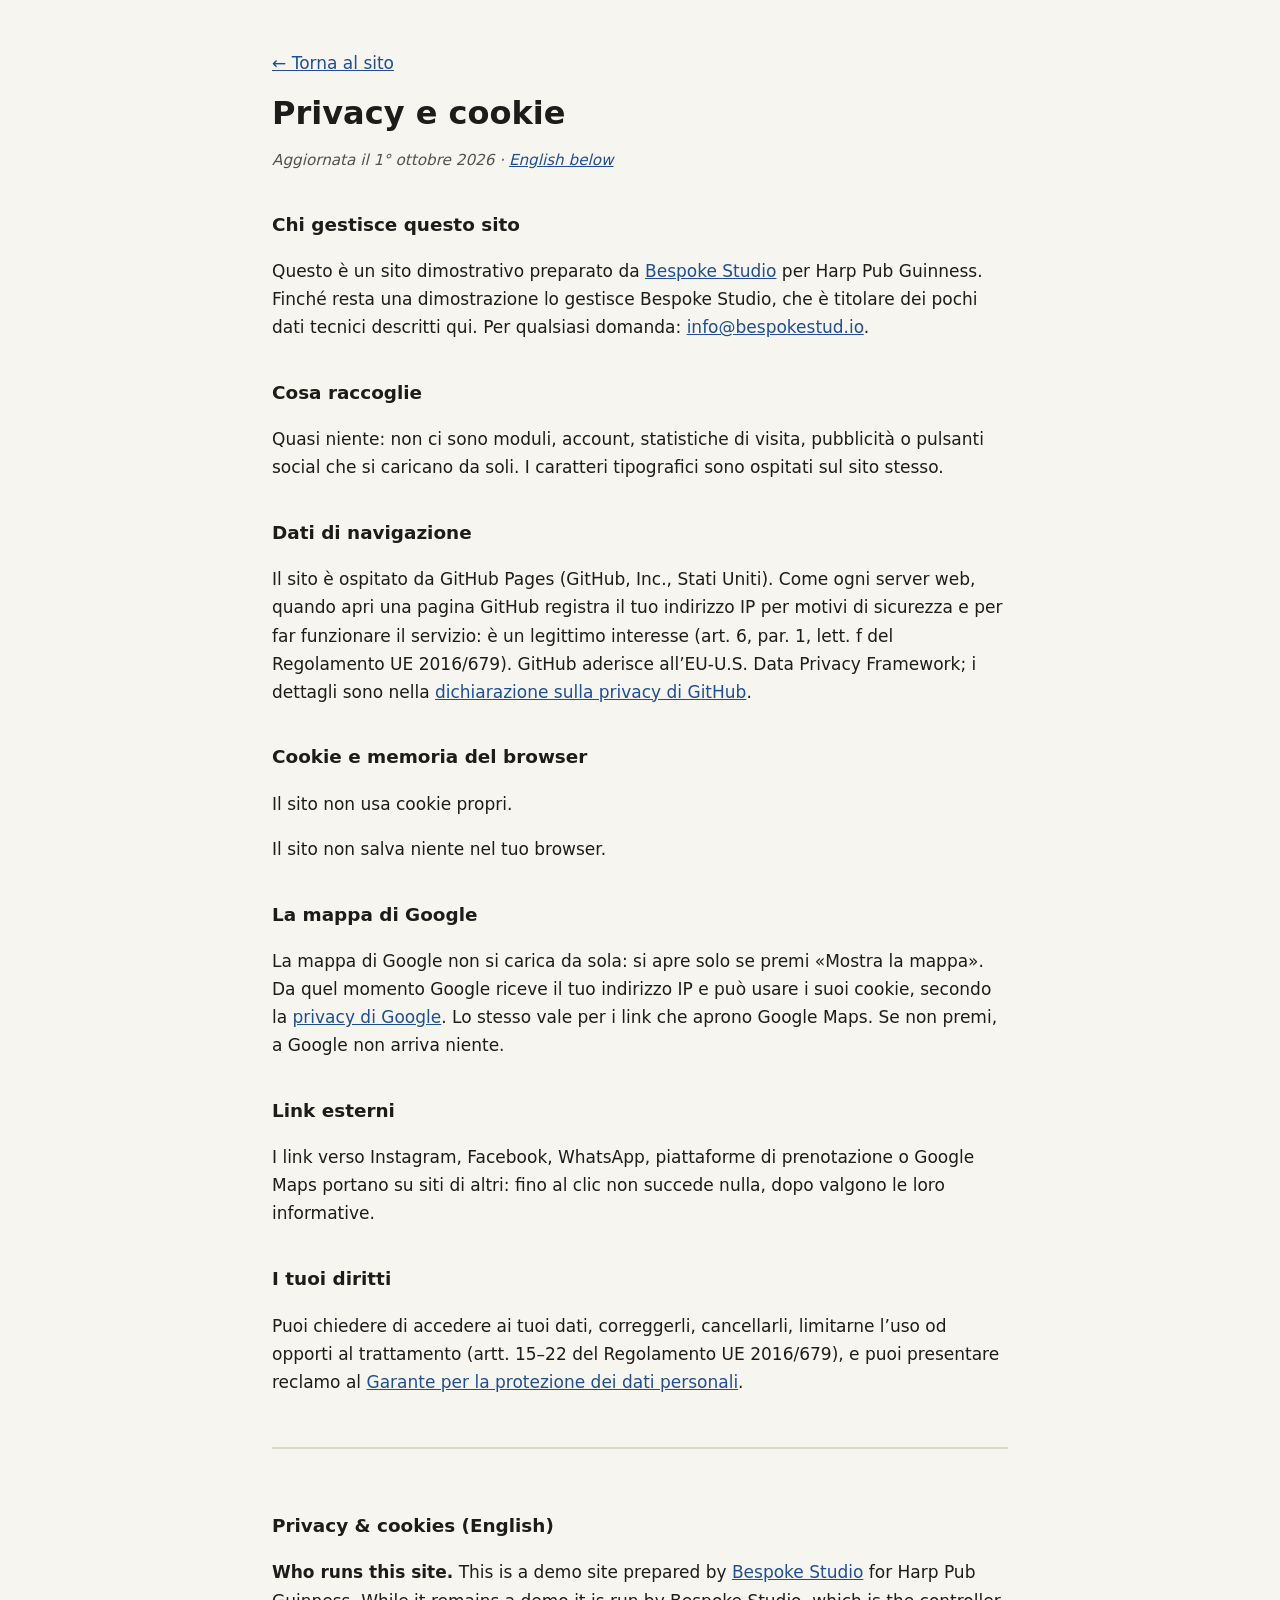
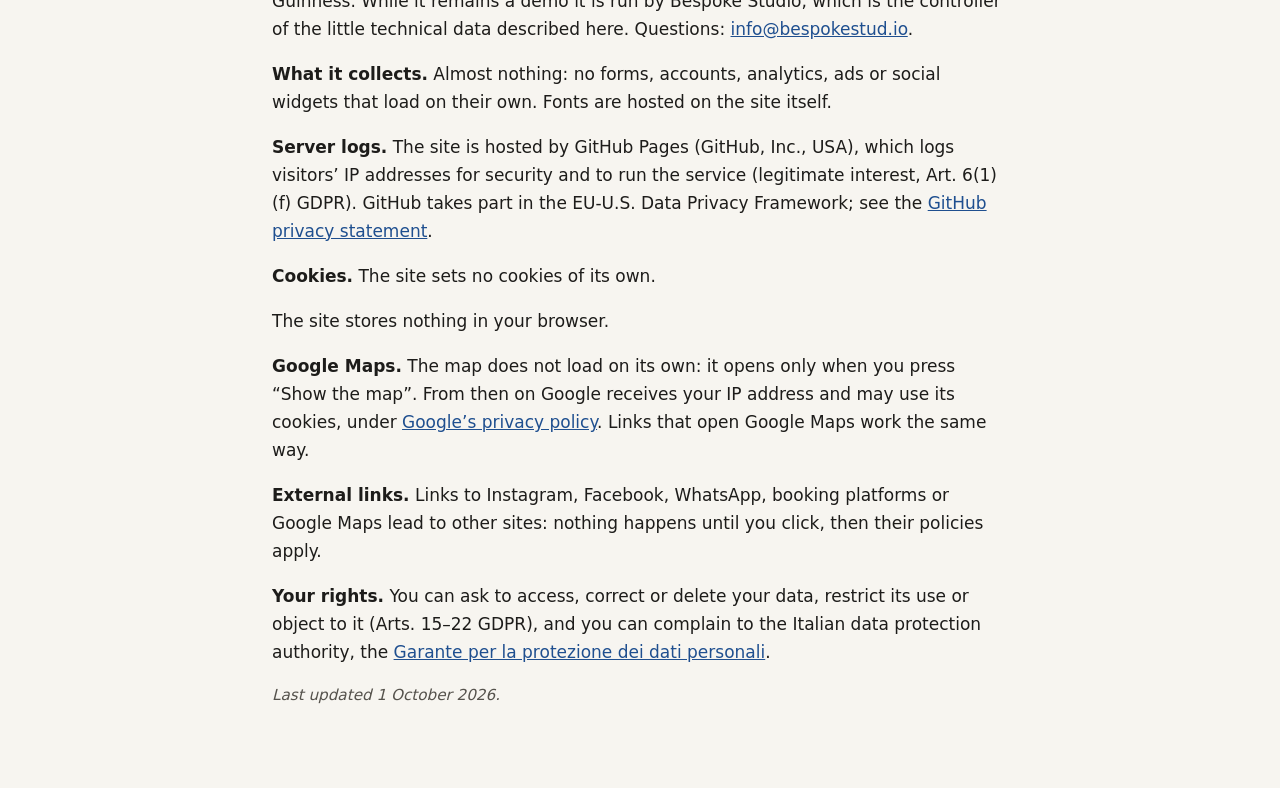
<file: privacy.html>
<!DOCTYPE html>
<html lang="it">
<head>
  <meta charset="UTF-8">
  <meta name="viewport" content="width=device-width, initial-scale=1.0">
  <meta name="robots" content="noindex">
  <title>Privacy e cookie · Harp Pub Guinness</title>
  <meta name="description" content="Informativa privacy e cookie del sito Harp Pub Guinness.">
  <style>
    body { margin: 0; background: #f7f5f0; color: #1d1c1a; font: 17px/1.65 system-ui, -apple-system, "Segoe UI", Roboto, sans-serif; }
    main { max-width: 46rem; margin: 0 auto; padding: 32px 20px 64px; }
    h1 { font-size: 2rem; line-height: 1.2; margin: 0.4em 0 0.2em; }
    h2 { font-size: 1.15rem; margin: 2em 0 0.4em; }
    a { color: #1f4f8f; }
    .data { color: #55524c; font-style: italic; font-size: 0.95rem; }
    .en { margin-top: 3em; padding-top: 1.5em; border-top: 2px solid #ddd8cc; }
    code { font-size: 0.9em; background: #ebe7dc; padding: 0 4px; border-radius: 3px; }
  </style>
</head>
<body>
<main>
  <p><a href="index.html">← Torna al sito</a></p>
  <h1>Privacy e cookie</h1>
  <p class="data">Aggiornata il 1° ottobre 2026 · <a href="#english" lang="en">English below</a></p>
  <h2>Chi gestisce questo sito</h2>
  <p>Questo è un sito dimostrativo preparato da <a href="https://bespokestud.io" rel="noopener">Bespoke Studio</a> per Harp Pub Guinness. Finché resta una dimostrazione lo gestisce Bespoke Studio, che è titolare dei pochi dati tecnici descritti qui. Per qualsiasi domanda: <a href="mailto:info@bespokestud.io">info@bespokestud.io</a>.</p>
  <h2>Cosa raccoglie</h2>
  <p>Quasi niente: non ci sono moduli, account, statistiche di visita, pubblicità o pulsanti social che si caricano da soli. I caratteri tipografici sono ospitati sul sito stesso.</p>
  <h2>Dati di navigazione</h2>
  <p>Il sito è ospitato da GitHub Pages (GitHub, Inc., Stati Uniti). Come ogni server web, quando apri una pagina GitHub registra il tuo indirizzo IP per motivi di sicurezza e per far funzionare il servizio: è un legittimo interesse (art. 6, par. 1, lett. f del Regolamento UE 2016/679). GitHub aderisce all’EU-U.S. Data Privacy Framework; i dettagli sono nella <a href="https://docs.github.com/site-policy/privacy-policies/github-general-privacy-statement" rel="noopener">dichiarazione sulla privacy di GitHub</a>.</p>
  
  <h2>Cookie e memoria del browser</h2>
  <p>Il sito non usa cookie propri.</p>
  <p>Il sito non salva niente nel tuo browser.</p>
  <h2>La mappa di Google</h2>
  <p>La mappa di Google non si carica da sola: si apre solo se premi «Mostra la mappa». Da quel momento Google riceve il tuo indirizzo IP e può usare i suoi cookie, secondo la <a href="https://policies.google.com/privacy?hl=it" rel="noopener">privacy di Google</a>. Lo stesso vale per i link che aprono Google Maps. Se non premi, a Google non arriva niente.</p>
  <h2>Link esterni</h2>
  <p>I link verso Instagram, Facebook, WhatsApp, piattaforme di prenotazione o Google Maps portano su siti di altri: fino al clic non succede nulla, dopo valgono le loro informative.</p>
  
  <h2>I tuoi diritti</h2>
  <p>Puoi chiedere di accedere ai tuoi dati, correggerli, cancellarli, limitarne l’uso od opporti al trattamento (artt. 15–22 del Regolamento UE 2016/679), e puoi presentare reclamo al <a href="https://www.garanteprivacy.it" rel="noopener">Garante per la protezione dei dati personali</a>.</p>
  <div class="en" id="english" lang="en">
    <h2>Privacy &amp; cookies (English)</h2>
    <p><strong>Who runs this site.</strong> This is a demo site prepared by <a href="https://bespokestud.io" rel="noopener">Bespoke Studio</a> for Harp Pub Guinness. While it remains a demo it is run by Bespoke Studio, which is the controller of the little technical data described here. Questions: <a href="mailto:info@bespokestud.io">info@bespokestud.io</a>.</p>
    <p><strong>What it collects.</strong> Almost nothing: no forms, accounts, analytics, ads or social widgets that load on their own. Fonts are hosted on the site itself.</p>
    <p><strong>Server logs.</strong> The site is hosted by GitHub Pages (GitHub, Inc., USA), which logs visitors’ IP addresses for security and to run the service (legitimate interest, Art. 6(1)(f) GDPR). GitHub takes part in the EU-U.S. Data Privacy Framework; see the <a href="https://docs.github.com/site-policy/privacy-policies/github-general-privacy-statement" rel="noopener">GitHub privacy statement</a>.</p>
    
    <p><strong>Cookies.</strong> The site sets no cookies of its own.</p>
    <p>The site stores nothing in your browser.</p>
    <p><strong>Google Maps.</strong> The map does not load on its own: it opens only when you press “Show the map”. From then on Google receives your IP address and may use its cookies, under <a href="https://policies.google.com/privacy?hl=en" rel="noopener">Google’s privacy policy</a>. Links that open Google Maps work the same way.</p>
    <p><strong>External links.</strong> Links to Instagram, Facebook, WhatsApp, booking platforms or Google Maps lead to other sites: nothing happens until you click, then their policies apply.</p>
    
    <p><strong>Your rights.</strong> You can ask to access, correct or delete your data, restrict its use or object to it (Arts. 15–22 GDPR), and you can complain to the Italian data protection authority, the <a href="https://www.garanteprivacy.it" rel="noopener">Garante per la protezione dei dati personali</a>.</p>
    <p class="data">Last updated 1 October 2026.</p>
  </div>
</main>
</body>
</html>
</file>
